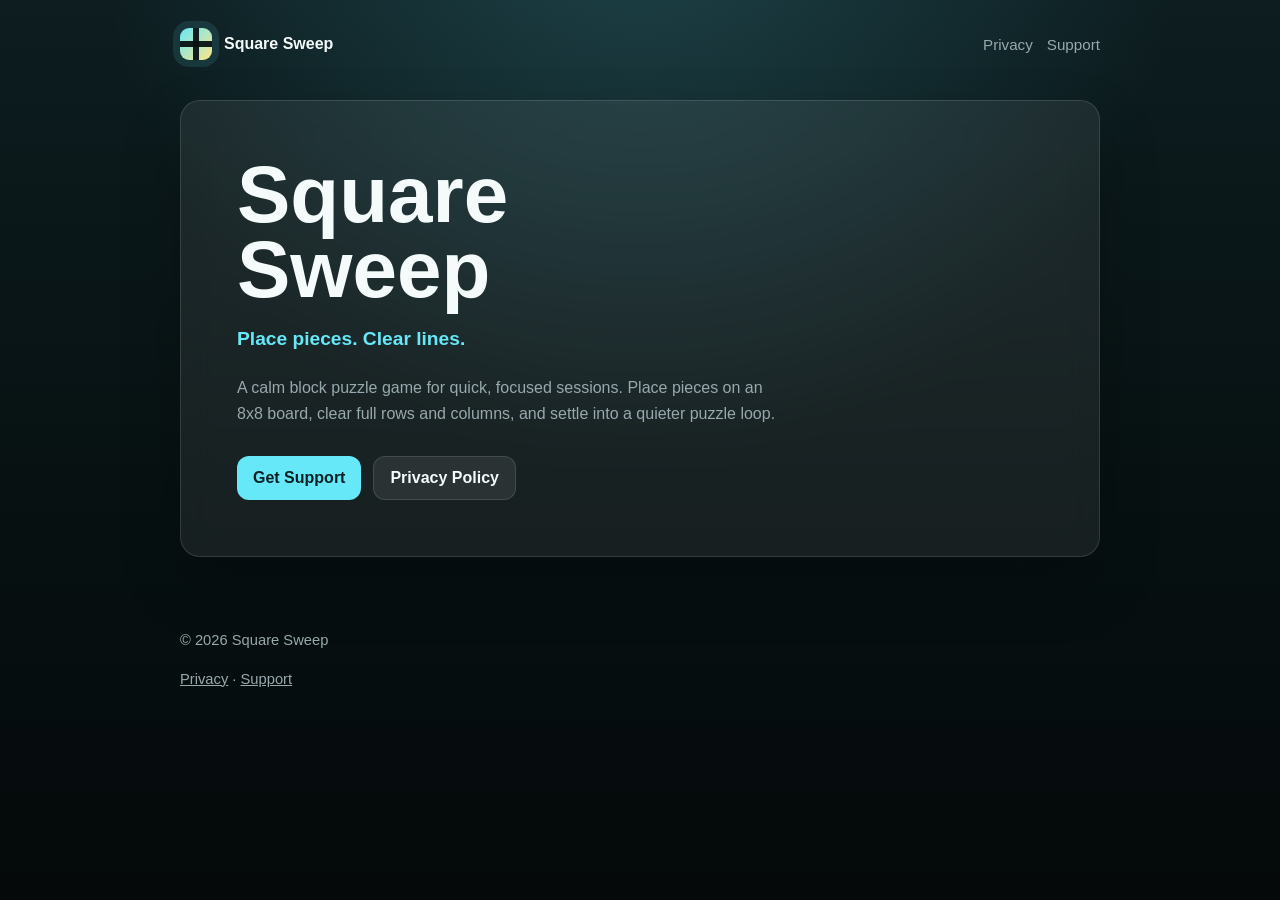
<file: site/index.html>
<!doctype html>
<html lang="en">
  <head>
    <meta charset="UTF-8" />
    <meta name="viewport" content="width=device-width, initial-scale=1.0" />
    <title>Square Sweep | Place pieces. Clear lines.</title>
    <meta
      name="description"
      content="Square Sweep is a calm iOS-first 8x8 block puzzle game. Place pieces. Clear lines."
    />
    <link rel="stylesheet" href="styles.css" />
  </head>
  <body>
    <header>
      <div class="wrap nav">
        <a class="brand" href="./">
          <span class="mark" aria-hidden="true"></span>
          <span>Square Sweep</span>
        </a>
        <nav class="nav-links" aria-label="Site">
          <a href="privacy/">Privacy</a>
          <a href="support/">Support</a>
        </nav>
      </div>
    </header>

    <main>
      <div class="wrap">
        <section class="hero">
          <h1>Square Sweep</h1>
          <p class="tagline">Place pieces. Clear lines.</p>
          <p class="lede">
            A calm block puzzle game for quick, focused sessions. Place pieces on an 8x8 board,
            clear full rows and columns, and settle into a quieter puzzle loop.
          </p>
          <div class="actions">
            <a class="button" href="support/">Get Support</a>
            <a class="button secondary" href="privacy/">Privacy Policy</a>
          </div>
        </section>
      </div>
    </main>

    <footer>
      <div class="wrap">
        <p>© 2026 Square Sweep</p>
        <p><a href="privacy/">Privacy</a> · <a href="support/">Support</a></p>
      </div>
    </footer>
  </body>
</html>
</file>
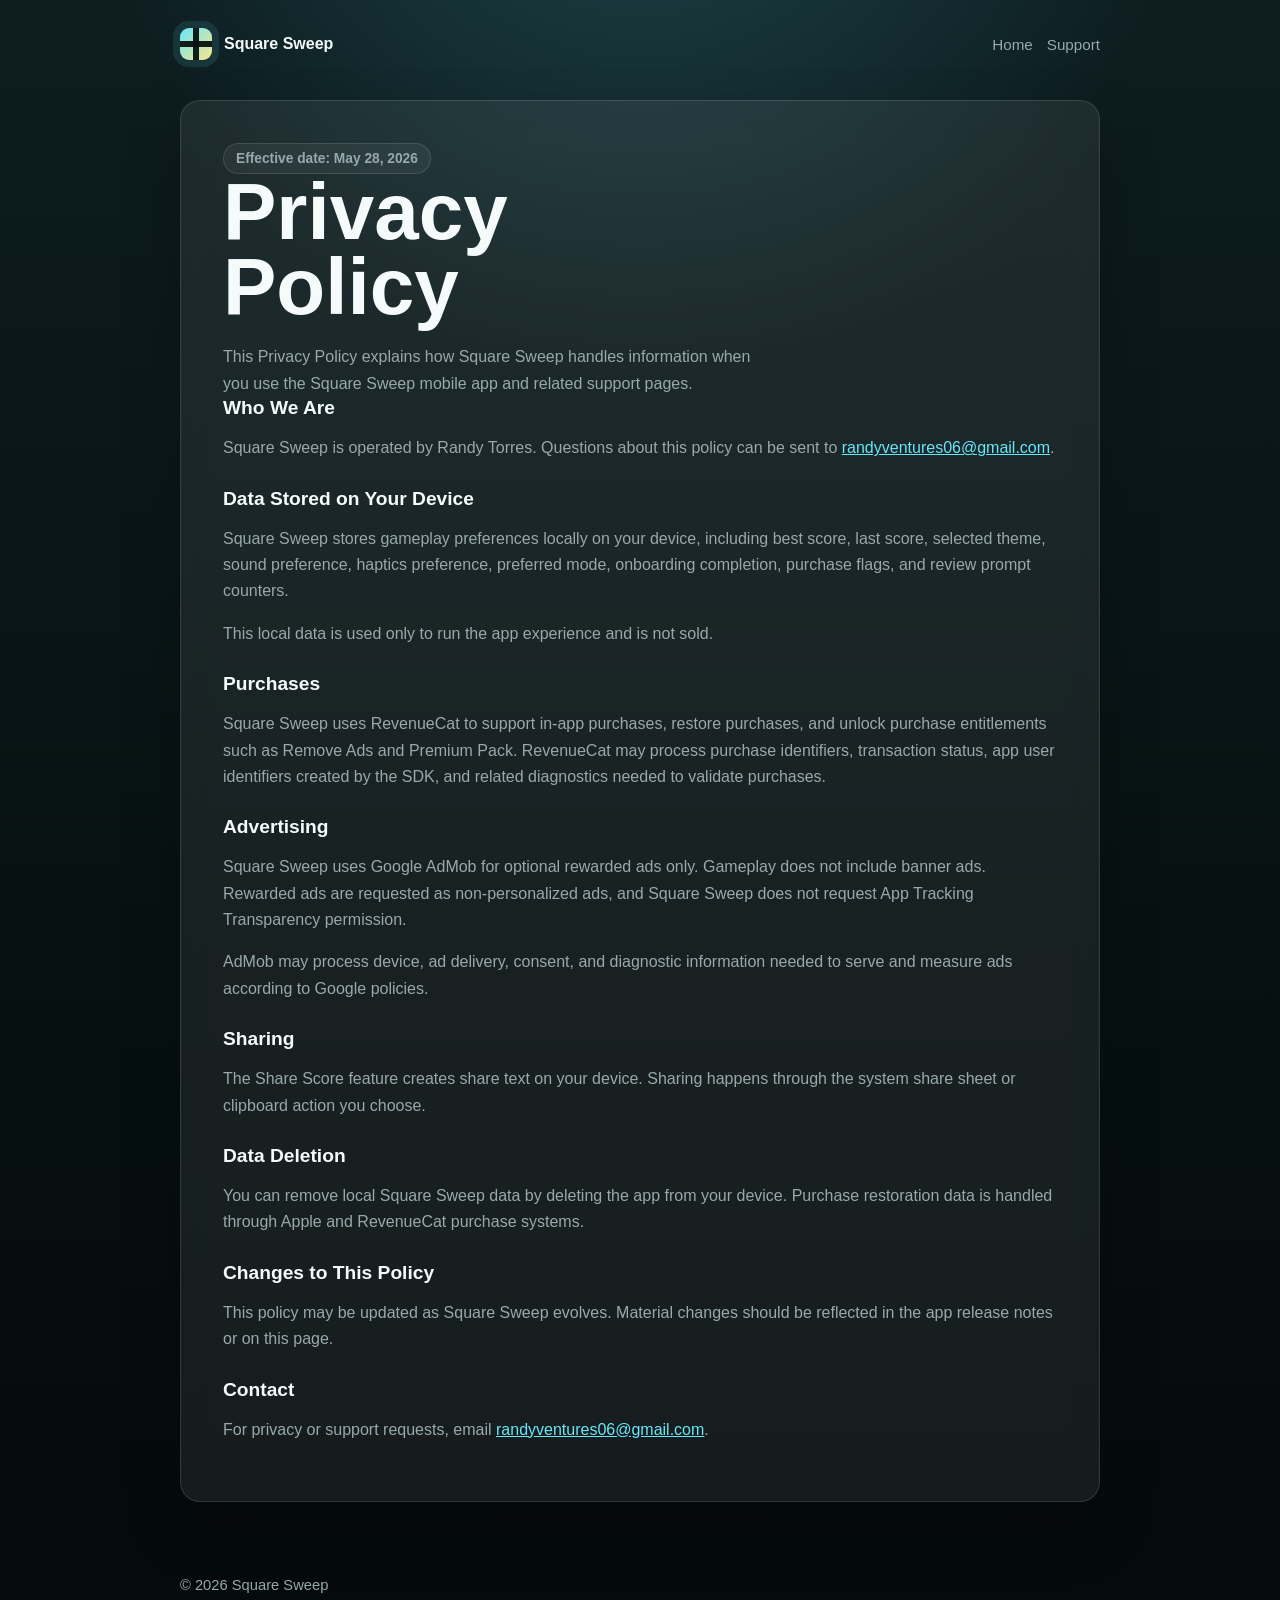
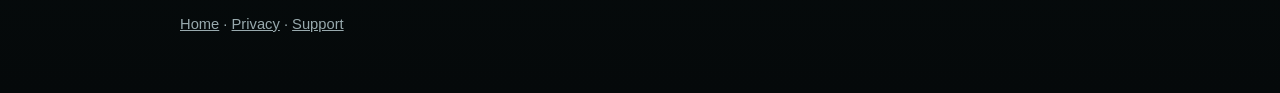
<file: site/privacy/index.html>
<!doctype html>
<html lang="en">
  <head>
    <meta charset="UTF-8" />
    <meta name="viewport" content="width=device-width, initial-scale=1.0" />
    <title>Square Sweep | Privacy Policy</title>
    <meta
      name="description"
      content="Privacy Policy for Square Sweep, including local storage, purchases, rewarded ads, and sharing."
    />
    <link rel="stylesheet" href="../styles.css" />
  </head>
  <body>
    <header>
      <div class="wrap nav">
        <a class="brand" href="../">
          <span class="mark" aria-hidden="true"></span>
          <span>Square Sweep</span>
        </a>
        <nav class="nav-links" aria-label="Site">
          <a href="../">Home</a>
          <a href="../support/">Support</a>
        </nav>
      </div>
    </header>

    <main>
      <div class="wrap">
        <article class="card">
          <div class="meta">Effective date: May 28, 2026</div>
          <h1>Privacy Policy</h1>
          <p class="lede">
            This Privacy Policy explains how Square Sweep handles information when you use the
            Square Sweep mobile app and related support pages.
          </p>

          <section>
            <h2>Who We Are</h2>
            <p>
              Square Sweep is operated by Randy Torres. Questions about this policy can be sent to
              <a href="mailto:randyventures06@gmail.com">randyventures06@gmail.com</a>.
            </p>
          </section>

          <section>
            <h2>Data Stored on Your Device</h2>
            <p>
              Square Sweep stores gameplay preferences locally on your device, including best score,
              last score, selected theme, sound preference, haptics preference, preferred mode,
              onboarding completion, purchase flags, and review prompt counters.
            </p>
            <p>This local data is used only to run the app experience and is not sold.</p>
          </section>

          <section>
            <h2>Purchases</h2>
            <p>
              Square Sweep uses RevenueCat to support in-app purchases, restore purchases, and unlock
              purchase entitlements such as Remove Ads and Premium Pack. RevenueCat may process
              purchase identifiers, transaction status, app user identifiers created by the SDK, and
              related diagnostics needed to validate purchases.
            </p>
          </section>

          <section>
            <h2>Advertising</h2>
            <p>
              Square Sweep uses Google AdMob for optional rewarded ads only. Gameplay does not include
              banner ads. Rewarded ads are requested as non-personalized ads, and Square Sweep does
              not request App Tracking Transparency permission.
            </p>
            <p>
              AdMob may process device, ad delivery, consent, and diagnostic information needed to
              serve and measure ads according to Google policies.
            </p>
          </section>

          <section>
            <h2>Sharing</h2>
            <p>
              The Share Score feature creates share text on your device. Sharing happens through the
              system share sheet or clipboard action you choose.
            </p>
          </section>

          <section>
            <h2>Data Deletion</h2>
            <p>
              You can remove local Square Sweep data by deleting the app from your device. Purchase
              restoration data is handled through Apple and RevenueCat purchase systems.
            </p>
          </section>

          <section>
            <h2>Changes to This Policy</h2>
            <p>
              This policy may be updated as Square Sweep evolves. Material changes should be reflected
              in the app release notes or on this page.
            </p>
          </section>

          <section>
            <h2>Contact</h2>
            <p>
              For privacy or support requests, email
              <a href="mailto:randyventures06@gmail.com">randyventures06@gmail.com</a>.
            </p>
          </section>
        </article>
      </div>
    </main>

    <footer>
      <div class="wrap">
        <p>© 2026 Square Sweep</p>
        <p><a href="../">Home</a> · <a href="../privacy/">Privacy</a> · <a href="../support/">Support</a></p>
      </div>
    </footer>
  </body>
</html>
</file>
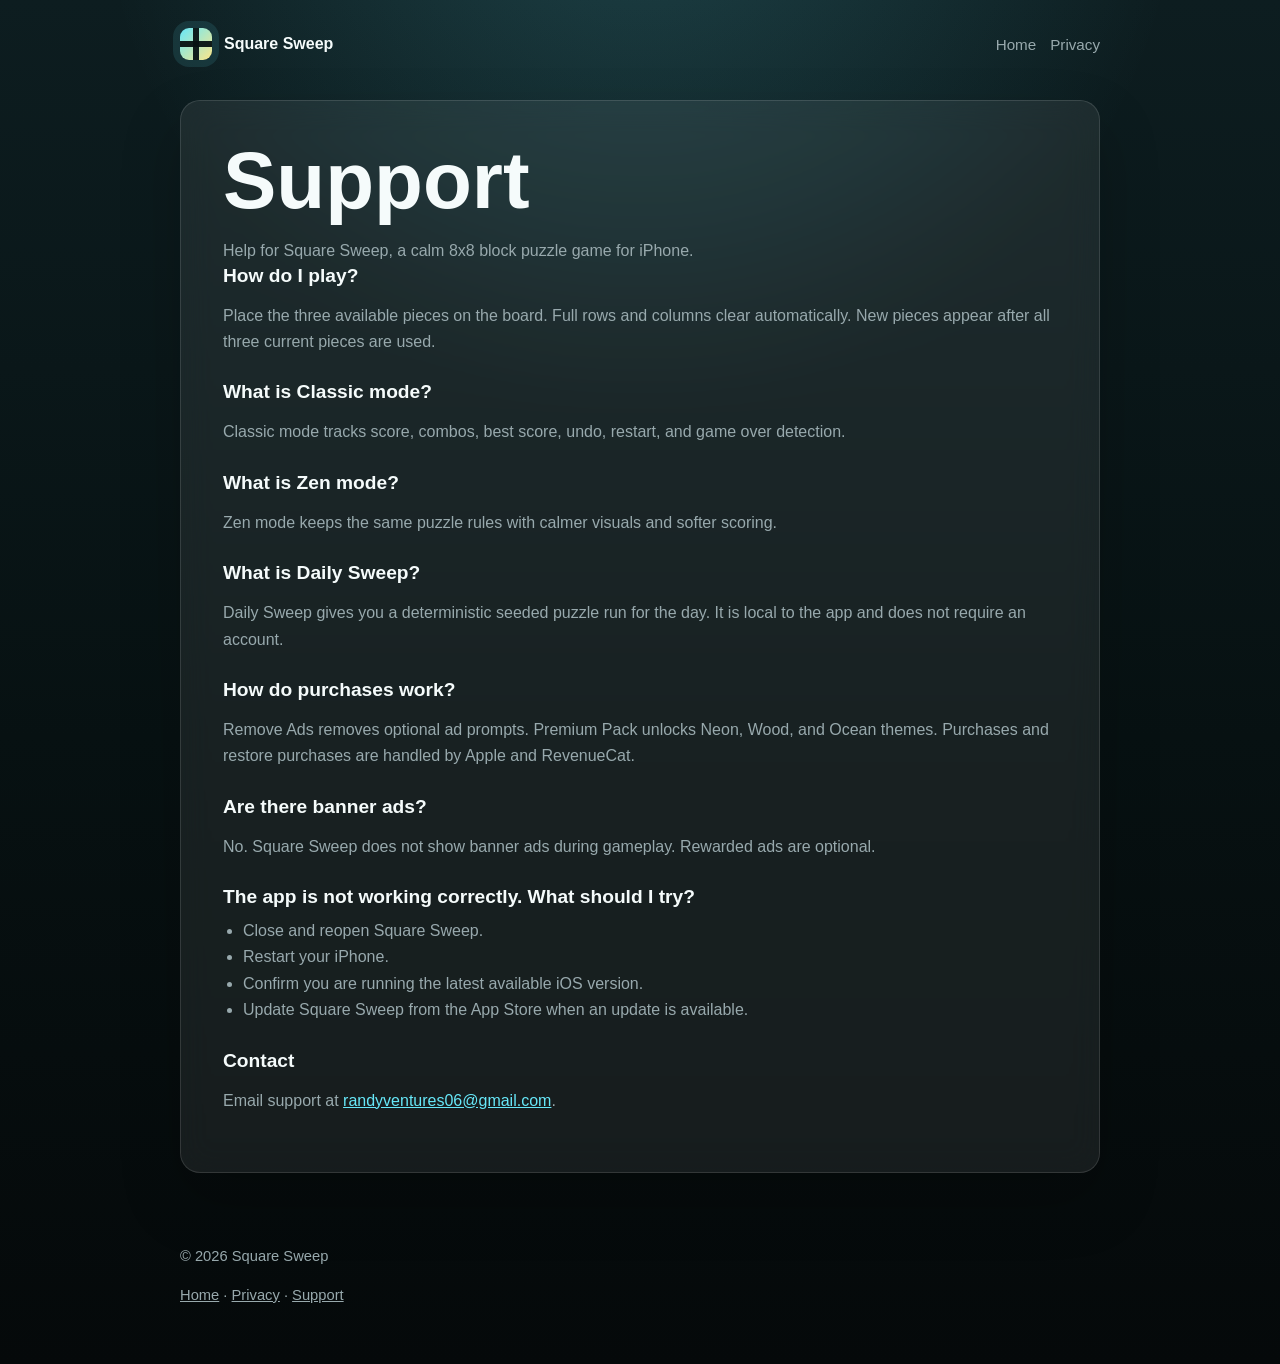
<file: site/support/index.html>
<!doctype html>
<html lang="en">
  <head>
    <meta charset="UTF-8" />
    <meta name="viewport" content="width=device-width, initial-scale=1.0" />
    <title>Square Sweep | Support</title>
    <meta name="description" content="Support and FAQ for Square Sweep." />
    <link rel="stylesheet" href="../styles.css" />
  </head>
  <body>
    <header>
      <div class="wrap nav">
        <a class="brand" href="../">
          <span class="mark" aria-hidden="true"></span>
          <span>Square Sweep</span>
        </a>
        <nav class="nav-links" aria-label="Site">
          <a href="../">Home</a>
          <a href="../privacy/">Privacy</a>
        </nav>
      </div>
    </header>

    <main>
      <div class="wrap">
        <article class="card">
          <h1>Support</h1>
          <p class="lede">
            Help for Square Sweep, a calm 8x8 block puzzle game for iPhone.
          </p>

          <section>
            <h2>How do I play?</h2>
            <p>
              Place the three available pieces on the board. Full rows and columns clear automatically.
              New pieces appear after all three current pieces are used.
            </p>
          </section>

          <section>
            <h2>What is Classic mode?</h2>
            <p>
              Classic mode tracks score, combos, best score, undo, restart, and game over detection.
            </p>
          </section>

          <section>
            <h2>What is Zen mode?</h2>
            <p>
              Zen mode keeps the same puzzle rules with calmer visuals and softer scoring.
            </p>
          </section>

          <section>
            <h2>What is Daily Sweep?</h2>
            <p>
              Daily Sweep gives you a deterministic seeded puzzle run for the day. It is local to the app
              and does not require an account.
            </p>
          </section>

          <section>
            <h2>How do purchases work?</h2>
            <p>
              Remove Ads removes optional ad prompts. Premium Pack unlocks Neon, Wood, and Ocean themes.
              Purchases and restore purchases are handled by Apple and RevenueCat.
            </p>
          </section>

          <section>
            <h2>Are there banner ads?</h2>
            <p>
              No. Square Sweep does not show banner ads during gameplay. Rewarded ads are optional.
            </p>
          </section>

          <section>
            <h2>The app is not working correctly. What should I try?</h2>
            <ul>
              <li>Close and reopen Square Sweep.</li>
              <li>Restart your iPhone.</li>
              <li>Confirm you are running the latest available iOS version.</li>
              <li>Update Square Sweep from the App Store when an update is available.</li>
            </ul>
          </section>

          <section>
            <h2>Contact</h2>
            <p>
              Email support at
              <a href="mailto:randyventures06@gmail.com">randyventures06@gmail.com</a>.
            </p>
          </section>
        </article>
      </div>
    </main>

    <footer>
      <div class="wrap">
        <p>© 2026 Square Sweep</p>
        <p><a href="../">Home</a> · <a href="../privacy/">Privacy</a> · <a href="../support/">Support</a></p>
      </div>
    </footer>
  </body>
</html>
</file>
<file: site/styles.css>
:root {
  --bg: #071112;
  --bg-soft: #0d1d20;
  --card: rgba(255, 255, 255, 0.07);
  --line: rgba(255, 255, 255, 0.12);
  --text: #f5fbfb;
  --muted: #98a9ad;
  --cyan: #67e8f9;
  --amber: #fde68a;
}

* {
  box-sizing: border-box;
}

body {
  margin: 0;
  min-height: 100vh;
  font-family: "Avenir Next", Avenir, "Segoe UI", sans-serif;
  color: var(--text);
  background:
    radial-gradient(circle at 50% -10%, rgba(103, 232, 249, 0.18), transparent 34rem),
    linear-gradient(180deg, var(--bg-soft), var(--bg) 54%, #05090a);
}

a {
  color: var(--cyan);
}

.wrap {
  width: min(920px, calc(100% - 32px));
  margin: 0 auto;
}

header {
  padding: 28px 0 12px;
}

.nav {
  display: flex;
  align-items: center;
  justify-content: space-between;
  gap: 16px;
}

.brand {
  display: inline-flex;
  align-items: center;
  gap: 12px;
  color: var(--text);
  font-weight: 800;
  text-decoration: none;
}

.mark {
  width: 32px;
  height: 32px;
  border-radius: 9px;
  background:
    linear-gradient(90deg, transparent 42%, rgba(7, 17, 18, 0.95) 42%, rgba(7, 17, 18, 0.95) 58%, transparent 58%),
    linear-gradient(0deg, transparent 42%, rgba(7, 17, 18, 0.95) 42%, rgba(7, 17, 18, 0.95) 58%, transparent 58%),
    linear-gradient(135deg, var(--cyan), var(--amber));
  box-shadow: 0 0 0 7px rgba(103, 232, 249, 0.11);
}

.nav-links {
  display: flex;
  gap: 14px;
  font-size: 0.95rem;
}

.nav-links a {
  color: var(--muted);
  text-decoration: none;
}

main {
  padding: 28px 0 56px;
}

.hero,
.card {
  border: 1px solid var(--line);
  border-radius: 20px;
  background: var(--card);
  box-shadow: 0 28px 60px rgba(0, 0, 0, 0.22);
  backdrop-filter: blur(16px);
}

.hero {
  padding: clamp(28px, 6vw, 56px);
}

.card {
  padding: clamp(24px, 5vw, 42px);
}

h1 {
  margin: 0;
  max-width: 11ch;
  font-size: clamp(2.7rem, 8vw, 5rem);
  line-height: 0.94;
  letter-spacing: 0;
}

h2 {
  margin: 0 0 10px;
  color: var(--text);
  font-size: 1.2rem;
}

.tagline {
  margin: 16px 0 0;
  color: var(--cyan);
  font-size: 1.2rem;
  font-weight: 800;
}

.lede {
  max-width: 62ch;
  margin: 20px 0 0;
  color: var(--muted);
  line-height: 1.65;
}

.actions {
  display: flex;
  flex-wrap: wrap;
  gap: 12px;
  margin-top: 28px;
}

.button {
  display: inline-flex;
  align-items: center;
  min-height: 44px;
  border-radius: 12px;
  padding: 0 16px;
  color: #062126;
  background: var(--cyan);
  font-weight: 800;
  text-decoration: none;
}

.button.secondary {
  color: var(--text);
  background: rgba(255, 255, 255, 0.08);
  border: 1px solid var(--line);
}

.meta {
  display: inline-flex;
  border: 1px solid var(--line);
  border-radius: 999px;
  padding: 7px 12px;
  color: var(--muted);
  background: rgba(255, 255, 255, 0.05);
  font-size: 0.86rem;
  font-weight: 800;
}

section + section {
  margin-top: 26px;
}

p,
li {
  color: var(--muted);
  line-height: 1.65;
}

ul {
  margin: 10px 0 0;
  padding-left: 20px;
}

footer {
  padding: 0 0 42px;
  color: var(--muted);
  font-size: 0.92rem;
}

footer a {
  color: var(--muted);
}
</file>
